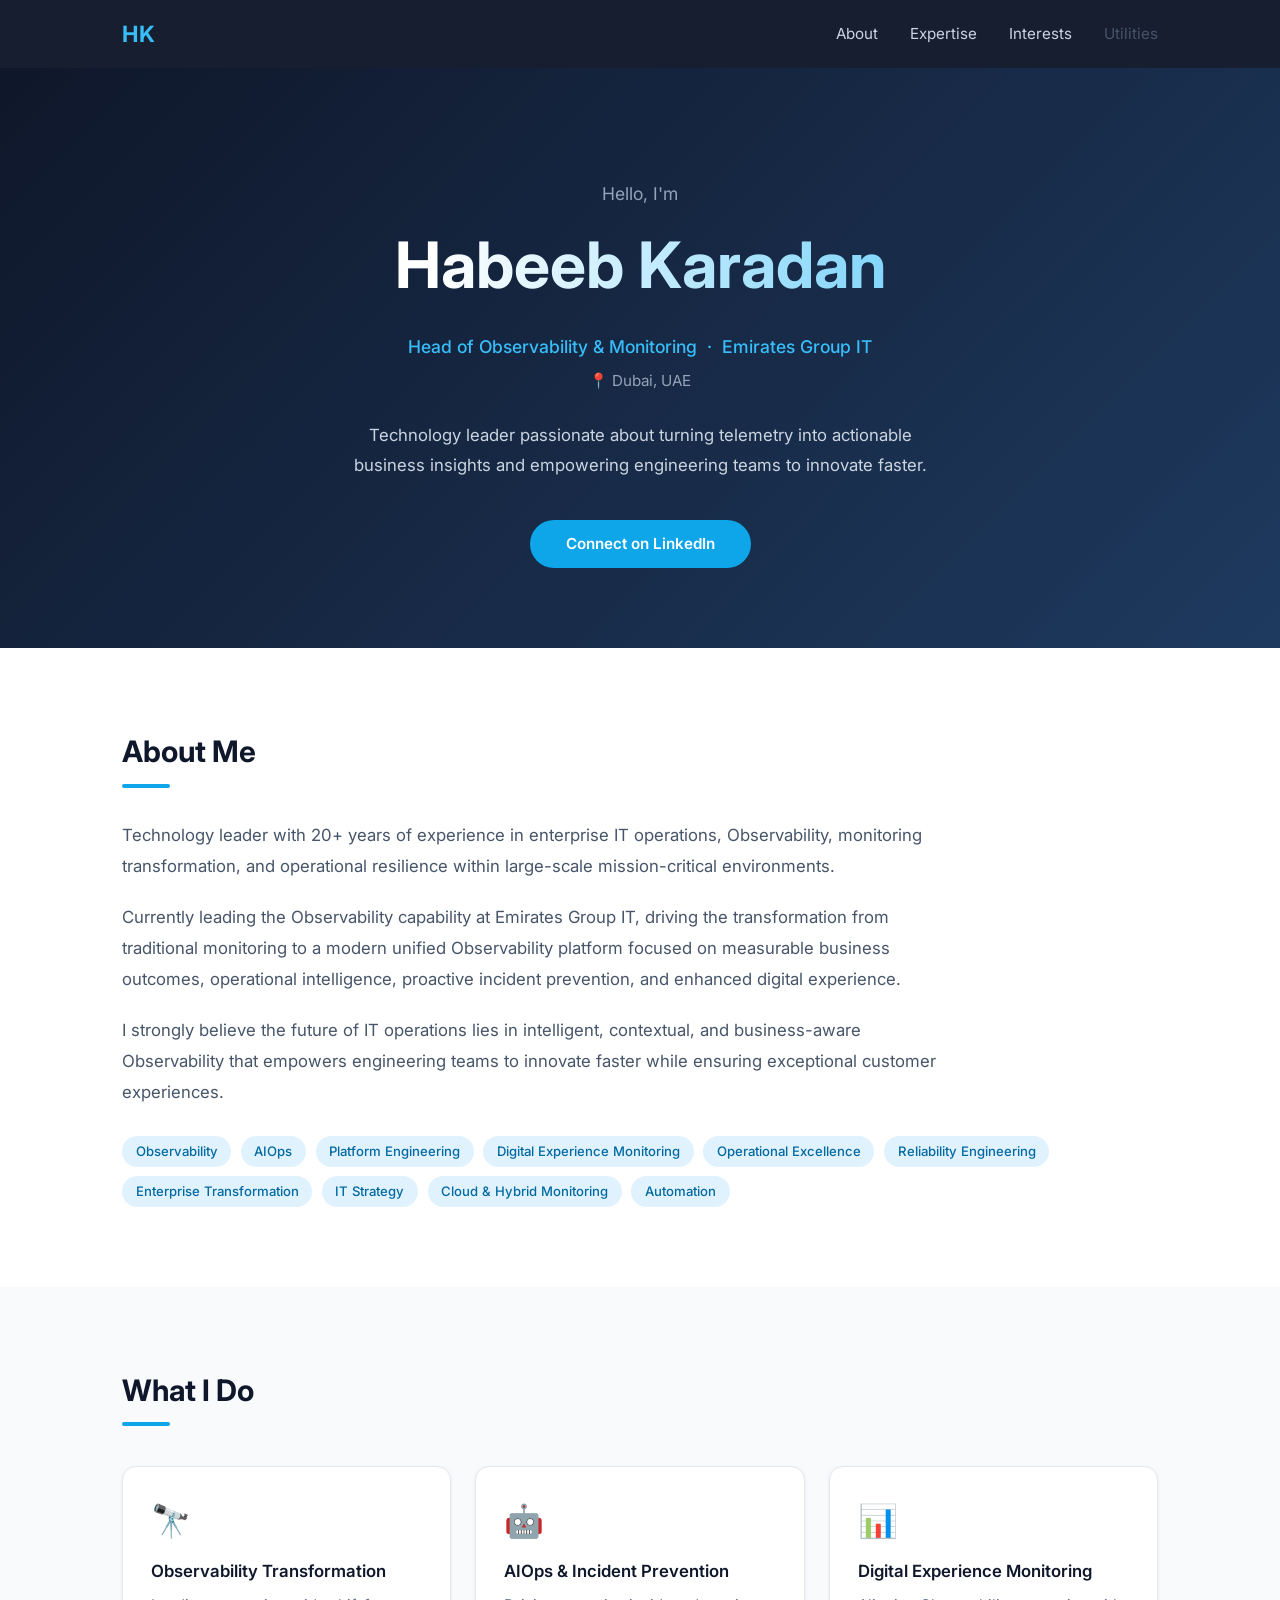
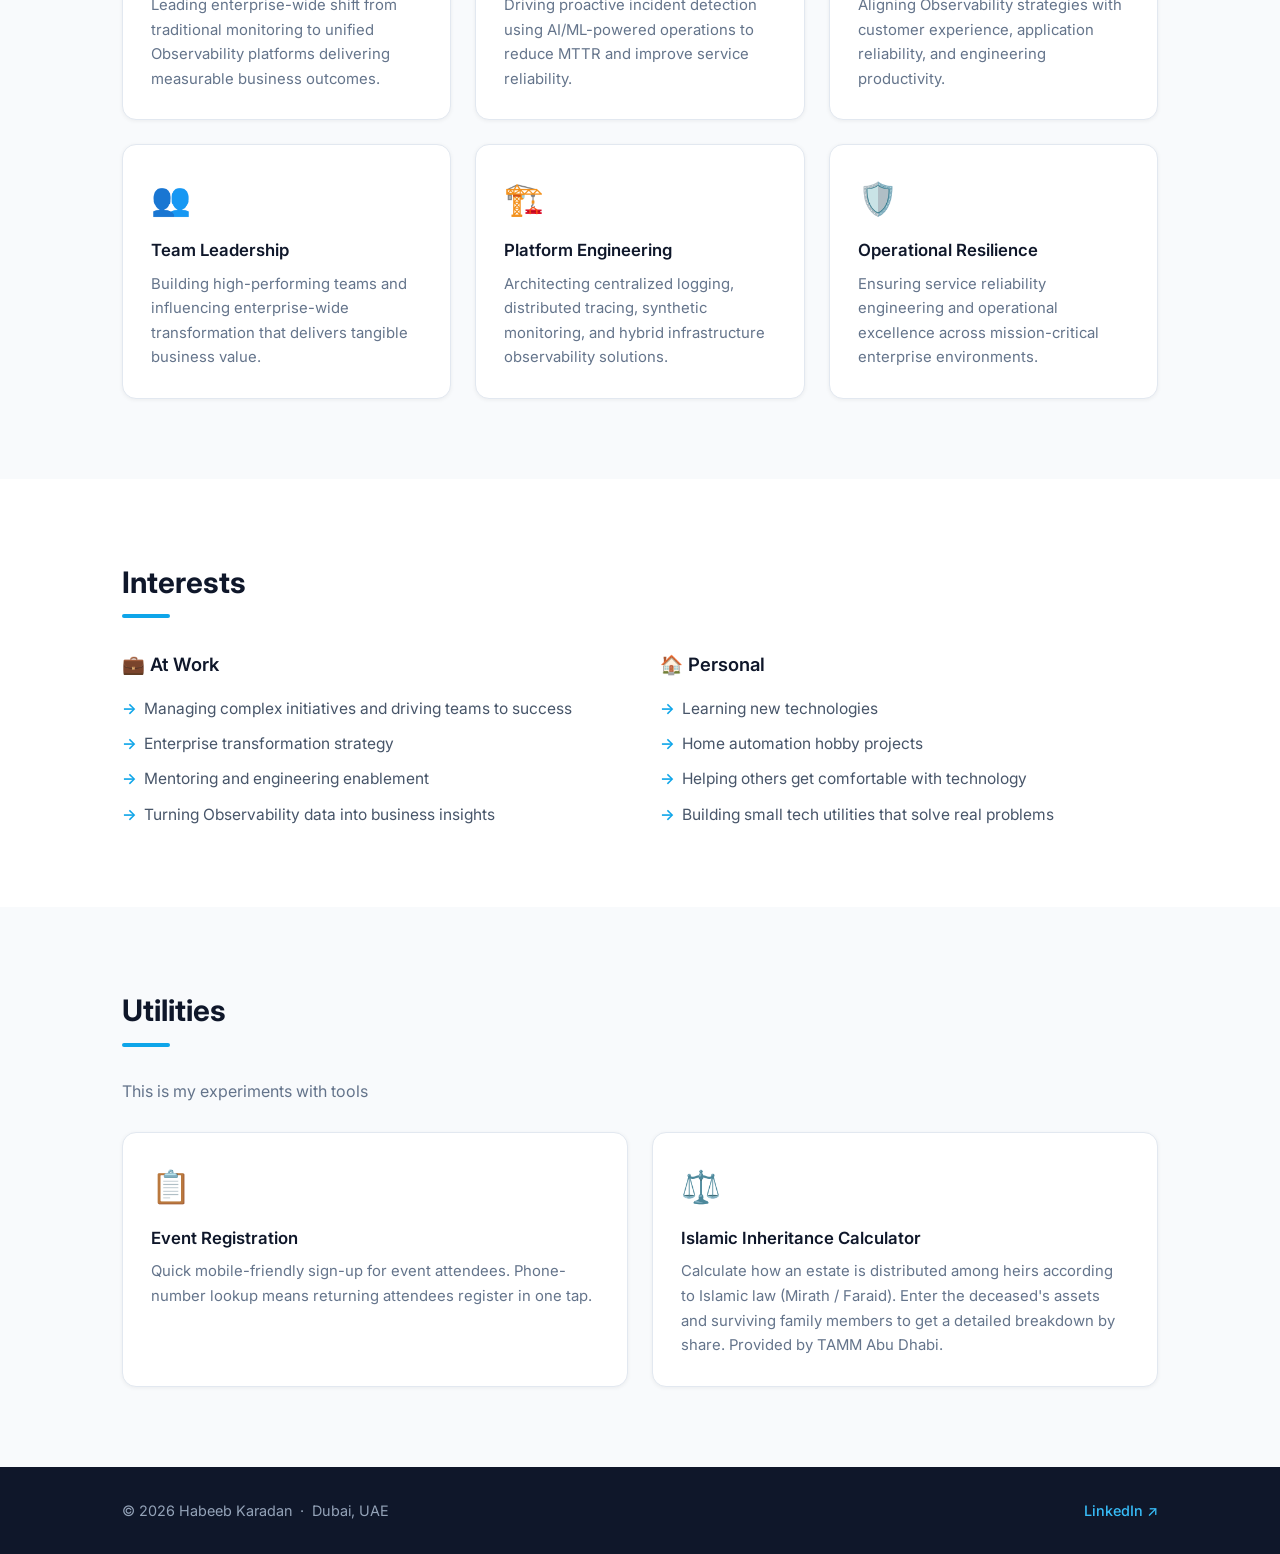
<file: index.html>
<!DOCTYPE html>
<html lang="en">
<head>
  <meta charset="UTF-8">
  <meta name="viewport" content="width=device-width, initial-scale=1.0">
  <title>Habeeb Karadan</title>

  <!-- Google Fonts: Inter is a clean, modern font used by many tech companies -->
  <link rel="preconnect" href="https://fonts.googleapis.com">
  <link href="https://fonts.googleapis.com/css2?family=Inter:wght@300;400;500;600;700&display=swap" rel="stylesheet">

  <!-- Our stylesheet — all visual styling lives in css/style.css -->
  <link rel="stylesheet" href="css/style.css">
</head>
<body>

  <!-- ==========================================
       NAVIGATION BAR
       Sticks to the top as you scroll down.
       "Coming Soon" links are greyed out until
       those pages are built.
  =========================================== -->
  <nav class="navbar">
    <div class="nav-container">
      <span class="nav-logo">HK</span>
      <ul class="nav-links">
        <li><a href="#about">About</a></li>
        <li><a href="#expertise">Expertise</a></li>
        <li><a href="#interests">Interests</a></li>
        <li><a href="#utilities" class="nav-disabled">Utilities</a></li>
      </ul>
    </div>
  </nav>

  <!-- ==========================================
       HERO SECTION
       First thing visitors see. Big name,
       title, location, and a short tagline.
  =========================================== -->
  <section class="hero">
    <div class="container">
      <p class="hero-greeting">Hello, I'm</p>
      <h1 class="hero-name">Habeeb Karadan</h1>
      <p class="hero-title">Head of Observability &amp; Monitoring &nbsp;·&nbsp; Emirates Group IT</p>
      <p class="hero-location">📍 Dubai, UAE</p>
      <p class="hero-tagline">
        Technology leader passionate about turning telemetry into actionable business insights
        and empowering engineering teams to innovate faster.
      </p>
      <a href="https://www.linkedin.com/in/habeebk/" target="_blank" rel="noopener" class="btn-primary">
        Connect on LinkedIn
      </a>
    </div>
  </section>

  <!-- ==========================================
       ABOUT SECTION
       Professional summary — who Habeeb is
       and what drives him.
  =========================================== -->
  <section id="about" class="section">
    <div class="container">
      <h2 class="section-title">About Me</h2>

      <p class="about-text">
        Technology leader with 20+ years of experience in enterprise IT operations, Observability,
        monitoring transformation, and operational resilience within large-scale mission-critical environments.
      </p>

      <p class="about-text">
        Currently leading the Observability capability at Emirates Group IT, driving the transformation
        from traditional monitoring to a modern unified Observability platform focused on measurable business
        outcomes, operational intelligence, proactive incident prevention, and enhanced digital experience.
      </p>

      <p class="about-text">
        I strongly believe the future of IT operations lies in intelligent, contextual, and
        business-aware Observability that empowers engineering teams to innovate faster while ensuring
        exceptional customer experiences.
      </p>

      <!-- Key technology areas displayed as pill tags -->
      <div class="tags">
        <span class="tag">Observability</span>
        <span class="tag">AIOps</span>
        <span class="tag">Platform Engineering</span>
        <span class="tag">Digital Experience Monitoring</span>
        <span class="tag">Operational Excellence</span>
        <span class="tag">Reliability Engineering</span>
        <span class="tag">Enterprise Transformation</span>
        <span class="tag">IT Strategy</span>
        <span class="tag">Cloud &amp; Hybrid Monitoring</span>
        <span class="tag">Automation</span>
      </div>
    </div>
  </section>

  <!-- ==========================================
       EXPERTISE SECTION
       Six cards showing key areas of work.
       Alternating background (section-alt)
       creates visual rhythm between sections.
  =========================================== -->
  <section id="expertise" class="section section-alt">
    <div class="container">
      <h2 class="section-title">What I Do</h2>

      <div class="cards-grid">

        <div class="card">
          <div class="card-icon">🔭</div>
          <h3>Observability Transformation</h3>
          <p>Leading enterprise-wide shift from traditional monitoring to unified Observability platforms
             delivering measurable business outcomes.</p>
        </div>

        <div class="card">
          <div class="card-icon">🤖</div>
          <h3>AIOps &amp; Incident Prevention</h3>
          <p>Driving proactive incident detection using AI/ML-powered operations to reduce MTTR
             and improve service reliability.</p>
        </div>

        <div class="card">
          <div class="card-icon">📊</div>
          <h3>Digital Experience Monitoring</h3>
          <p>Aligning Observability strategies with customer experience, application reliability,
             and engineering productivity.</p>
        </div>

        <div class="card">
          <div class="card-icon">👥</div>
          <h3>Team Leadership</h3>
          <p>Building high-performing teams and influencing enterprise-wide transformation
             that delivers tangible business value.</p>
        </div>

        <div class="card">
          <div class="card-icon">🏗️</div>
          <h3>Platform Engineering</h3>
          <p>Architecting centralized logging, distributed tracing, synthetic monitoring,
             and hybrid infrastructure observability solutions.</p>
        </div>

        <div class="card">
          <div class="card-icon">🛡️</div>
          <h3>Operational Resilience</h3>
          <p>Ensuring service reliability engineering and operational excellence across
             mission-critical enterprise environments.</p>
        </div>

      </div>
    </div>
  </section>

  <!-- ==========================================
       INTERESTS SECTION
       Split into work interests and personal
       interests using a two-column grid.
  =========================================== -->
  <section id="interests" class="section">
    <div class="container">
      <h2 class="section-title">Interests</h2>

      <div class="interests-grid">

        <div class="interest-group">
          <h3>💼 At Work</h3>
          <ul>
            <li>Managing complex initiatives and driving teams to success</li>
            <li>Enterprise transformation strategy</li>
            <li>Mentoring and engineering enablement</li>
            <li>Turning Observability data into business insights</li>
          </ul>
        </div>

        <div class="interest-group">
          <h3>🏠 Personal</h3>
          <ul>
            <li>Learning new technologies</li>
            <li>Home automation hobby projects</li>
            <li>Helping others get comfortable with technology</li>
            <li>Building small tech utilities that solve real problems</li>
          </ul>
        </div>

      </div>
    </div>
  </section>

  <!-- ==========================================
       UTILITIES SECTION
  =========================================== -->
  <section id="utilities" class="section section-alt">
    <div class="container">
      <h2 class="section-title">Utilities</h2>
      <p class="teaser-text">This is my experiments with tools</p>

      <div class="cards-grid">

        <a href="tools/event-registration.html" class="card card-link">
          <div class="card-icon">📋</div>
          <h3>Event Registration</h3>
          <p>Quick mobile-friendly sign-up for event attendees. Phone-number lookup means returning attendees register in one tap.</p>
        </a>

        <a href="https://www.tamm.abudhabi/wb/doh/inheritance-calculator?lang=en" target="_blank" rel="noopener" class="card card-link">
          <div class="card-icon">⚖️</div>
          <h3>Islamic Inheritance Calculator</h3>
          <p>Calculate how an estate is distributed among heirs according to Islamic law (Mirath / Faraid). Enter the deceased's assets and surviving family members to get a detailed breakdown by share. Provided by TAMM Abu Dhabi.</p>
        </a>

      </div>
    </div>
  </section>

  <!-- ==========================================
       FOOTER
       Simple footer with copyright and
       a LinkedIn link.
  =========================================== -->
  <footer class="footer">
    <div class="container footer-inner">
      <p>© 2026 Habeeb Karadan &nbsp;·&nbsp; Dubai, UAE</p>
      <a href="https://www.linkedin.com/in/habeebk/" target="_blank" rel="noopener" class="footer-link">
        LinkedIn ↗
      </a>
    </div>
  </footer>

</body>
</html>
</file>
<file: css/style.css>
/* ============================================================
   HABEEB KARADAN — Personal Website Stylesheet
   ============================================================
   Sections in this file (use Ctrl+F to jump):
   1. Reset & Base
   2. Layout helpers
   3. Navigation
   4. Hero
   5. Sections & headings
   6. About
   7. Cards grid
   8. Interests
   9. Utilities teaser
   10. Footer
   11. Responsive (mobile)
   ============================================================ */


/* ============================================================
   1. RESET & BASE
   A minimal reset so every browser starts from the same place.
   ============================================================ */
*, *::before, *::after {
  box-sizing: border-box;
  margin: 0;
  padding: 0;
}

html {
  /* Smooth scrolling when clicking nav links */
  scroll-behavior: smooth;
}

body {
  font-family: 'Inter', sans-serif;
  color: #1e293b;       /* dark slate — easier on the eyes than pure black */
  background: #ffffff;
  line-height: 1.6;
}


/* ============================================================
   2. LAYOUT HELPERS
   .container centres content and caps the max width.
   ============================================================ */
.container {
  max-width: 1100px;
  margin: 0 auto;
  padding: 0 2rem;
}


/* ============================================================
   3. NAVIGATION
   Sticks to the top, dark background, sky-blue accent.
   ============================================================ */
.navbar {
  position: sticky;
  top: 0;
  background: rgba(15, 23, 42, 0.97);
  backdrop-filter: blur(8px);   /* subtle blur behind the nav */
  z-index: 100;
  padding: 1rem 0;
}

.nav-container {
  max-width: 1100px;
  margin: 0 auto;
  padding: 0 2rem;
  display: flex;
  justify-content: space-between;
  align-items: center;
}

/* HK monogram logo */
.nav-logo {
  color: #38bdf8;
  font-size: 1.4rem;
  font-weight: 700;
  letter-spacing: 0.05em;
}

.nav-links {
  list-style: none;
  display: flex;
  gap: 2rem;
}

.nav-links a {
  color: #cbd5e1;
  text-decoration: none;
  font-size: 0.95rem;
  transition: color 0.2s;
}

.nav-links a:hover {
  color: #38bdf8;
}

/* Greyed-out link for pages not built yet */
.nav-links .nav-disabled {
  color: #475569;
  cursor: default;
  pointer-events: none;
}


/* ============================================================
   4. HERO
   Full-width banner: dark gradient, centred text.
   ============================================================ */
.hero {
  background: linear-gradient(135deg, #0f172a 0%, #1e3a5f 100%);
  color: white;
  padding: 7rem 0 5rem;
  text-align: center;
}

.hero-greeting {
  font-size: 1.1rem;
  color: #94a3b8;
  margin-bottom: 0.4rem;
}

/* clamp() makes the name scale nicely from mobile to desktop */
.hero-name {
  font-size: clamp(2.5rem, 6vw, 4rem);
  font-weight: 700;
  margin-bottom: 1rem;
  /* Gradient text effect */
  background: linear-gradient(90deg, #ffffff 30%, #38bdf8 100%);
  -webkit-background-clip: text;
  -webkit-text-fill-color: transparent;
  background-clip: text;
}

.hero-title {
  font-size: 1.1rem;
  color: #38bdf8;
  font-weight: 500;
  margin-bottom: 0.5rem;
}

.hero-location {
  font-size: 0.95rem;
  color: #94a3b8;
  margin-bottom: 1.75rem;
}

.hero-tagline {
  max-width: 600px;
  margin: 0 auto 2.5rem;
  color: #cbd5e1;
  font-size: 1.05rem;
  line-height: 1.75;
}

/* Call-to-action button */
.btn-primary {
  display: inline-block;
  background: #0ea5e9;
  color: white;
  padding: 0.75rem 2.25rem;
  border-radius: 50px;
  text-decoration: none;
  font-weight: 600;
  font-size: 0.95rem;
  transition: background 0.2s, transform 0.2s;
}

.btn-primary:hover {
  background: #0284c7;
  transform: translateY(-2px);
}


/* ============================================================
   5. SECTIONS & HEADINGS
   .section adds breathing room above/below content.
   .section-alt gives an off-white background for contrast.
   ============================================================ */
.section {
  padding: 5rem 0;
}

.section-alt {
  background: #f8fafc;
}

/* Section heading with a coloured underline accent */
.section-title {
  font-size: 1.85rem;
  font-weight: 700;
  color: #0f172a;
  margin-bottom: 2rem;
  display: inline-block;
}

.section-title::after {
  content: '';
  display: block;
  width: 48px;
  height: 4px;
  background: #0ea5e9;
  border-radius: 2px;
  margin-top: 0.5rem;
}


/* ============================================================
   6. ABOUT
   Text paragraphs and keyword pill tags.
   ============================================================ */
.about-text {
  color: #475569;
  font-size: 1.05rem;
  line-height: 1.85;
  margin-bottom: 1.25rem;
  max-width: 820px;
}

/* Pill-shaped keyword tags */
.tags {
  display: flex;
  flex-wrap: wrap;
  gap: 0.6rem;
  margin-top: 1.75rem;
}

.tag {
  background: #e0f2fe;
  color: #0369a1;
  font-size: 0.82rem;
  font-weight: 500;
  padding: 0.3rem 0.85rem;
  border-radius: 50px;
}


/* ============================================================
   7. CARDS GRID
   Responsive grid — fills 3 columns on desktop, stacks on mobile.
   ============================================================ */
.cards-grid {
  display: grid;
  grid-template-columns: repeat(auto-fit, minmax(290px, 1fr));
  gap: 1.5rem;
  margin-top: 0.5rem;
}

.card {
  background: white;
  border-radius: 14px;
  padding: 1.75rem;
  border: 1px solid #e2e8f0;
  box-shadow: 0 1px 4px rgba(0, 0, 0, 0.06);
  transition: transform 0.2s, box-shadow 0.2s;
}

.card:hover {
  transform: translateY(-4px);
  box-shadow: 0 8px 24px rgba(0, 0, 0, 0.1);
}

.card-icon {
  font-size: 2rem;
  margin-bottom: 0.75rem;
}

.card h3 {
  font-size: 1.05rem;
  font-weight: 600;
  color: #0f172a;
  margin-bottom: 0.5rem;
}

.card p {
  color: #64748b;
  font-size: 0.93rem;
  line-height: 1.65;
}

/* Muted style for "coming soon" cards */
/* Clickable card — used for utility links */
.card-link {
  text-decoration: none;
  color: inherit;
  display: block;
}
.card-link:hover {
  transform: translateY(-4px);
  box-shadow: 0 8px 24px rgba(0,0,0,0.1);
  border-color: #0ea5e9;
}

.card-muted {
  opacity: 0.55;
  cursor: default;
}

.card-muted:hover {
  transform: none;
  box-shadow: 0 1px 4px rgba(0, 0, 0, 0.06);
}


/* ============================================================
   8. INTERESTS
   Two columns: work vs personal, with arrow-prefixed list items.
   ============================================================ */
.interests-grid {
  display: grid;
  grid-template-columns: repeat(auto-fit, minmax(300px, 1fr));
  gap: 2.5rem;
}

.interest-group h3 {
  font-size: 1.15rem;
  font-weight: 600;
  color: #0f172a;
  margin-bottom: 1.1rem;
}

.interest-group ul {
  list-style: none;
  display: flex;
  flex-direction: column;
  gap: 0.65rem;
}

.interest-group li {
  color: #475569;
  padding-left: 1.4rem;
  position: relative;
  font-size: 0.97rem;
}

/* Sky-blue arrow bullet */
.interest-group li::before {
  content: '→';
  position: absolute;
  left: 0;
  color: #0ea5e9;
  font-weight: 600;
}


/* ============================================================
   9. UTILITIES TEASER
   ============================================================ */
.teaser-text {
  color: #64748b;
  font-size: 1rem;
  margin-bottom: 1.75rem;
}

/* "Coming Soon" amber badge next to the heading */
.badge {
  display: inline-block;
  background: #fef3c7;
  color: #92400e;
  font-size: 0.68rem;
  font-weight: 600;
  padding: 0.22rem 0.65rem;
  border-radius: 50px;
  vertical-align: middle;
  margin-left: 0.65rem;
  text-transform: uppercase;
  letter-spacing: 0.06em;
}


/* ============================================================
   10. FOOTER
   Dark background matching the nav, copyright + LinkedIn link.
   ============================================================ */
.footer {
  background: #0f172a;
  color: #94a3b8;
  padding: 2rem 0;
}

.footer-inner {
  display: flex;
  justify-content: space-between;
  align-items: center;
  flex-wrap: wrap;
  gap: 0.75rem;
}

.footer p {
  font-size: 0.9rem;
}

.footer-link {
  color: #38bdf8;
  text-decoration: none;
  font-size: 0.9rem;
  font-weight: 500;
  transition: opacity 0.2s;
}

.footer-link:hover {
  opacity: 0.75;
}


/* ============================================================
   11. RESPONSIVE — MOBILE
   Adjustments for screens narrower than 640px.
   ============================================================ */
@media (max-width: 640px) {
  .nav-links {
    gap: 1.1rem;
  }

  .hero {
    padding: 4.5rem 0 3.5rem;
  }

  .section {
    padding: 3.5rem 0;
  }

  .footer-inner {
    flex-direction: column;
    text-align: center;
  }
}
</file>
